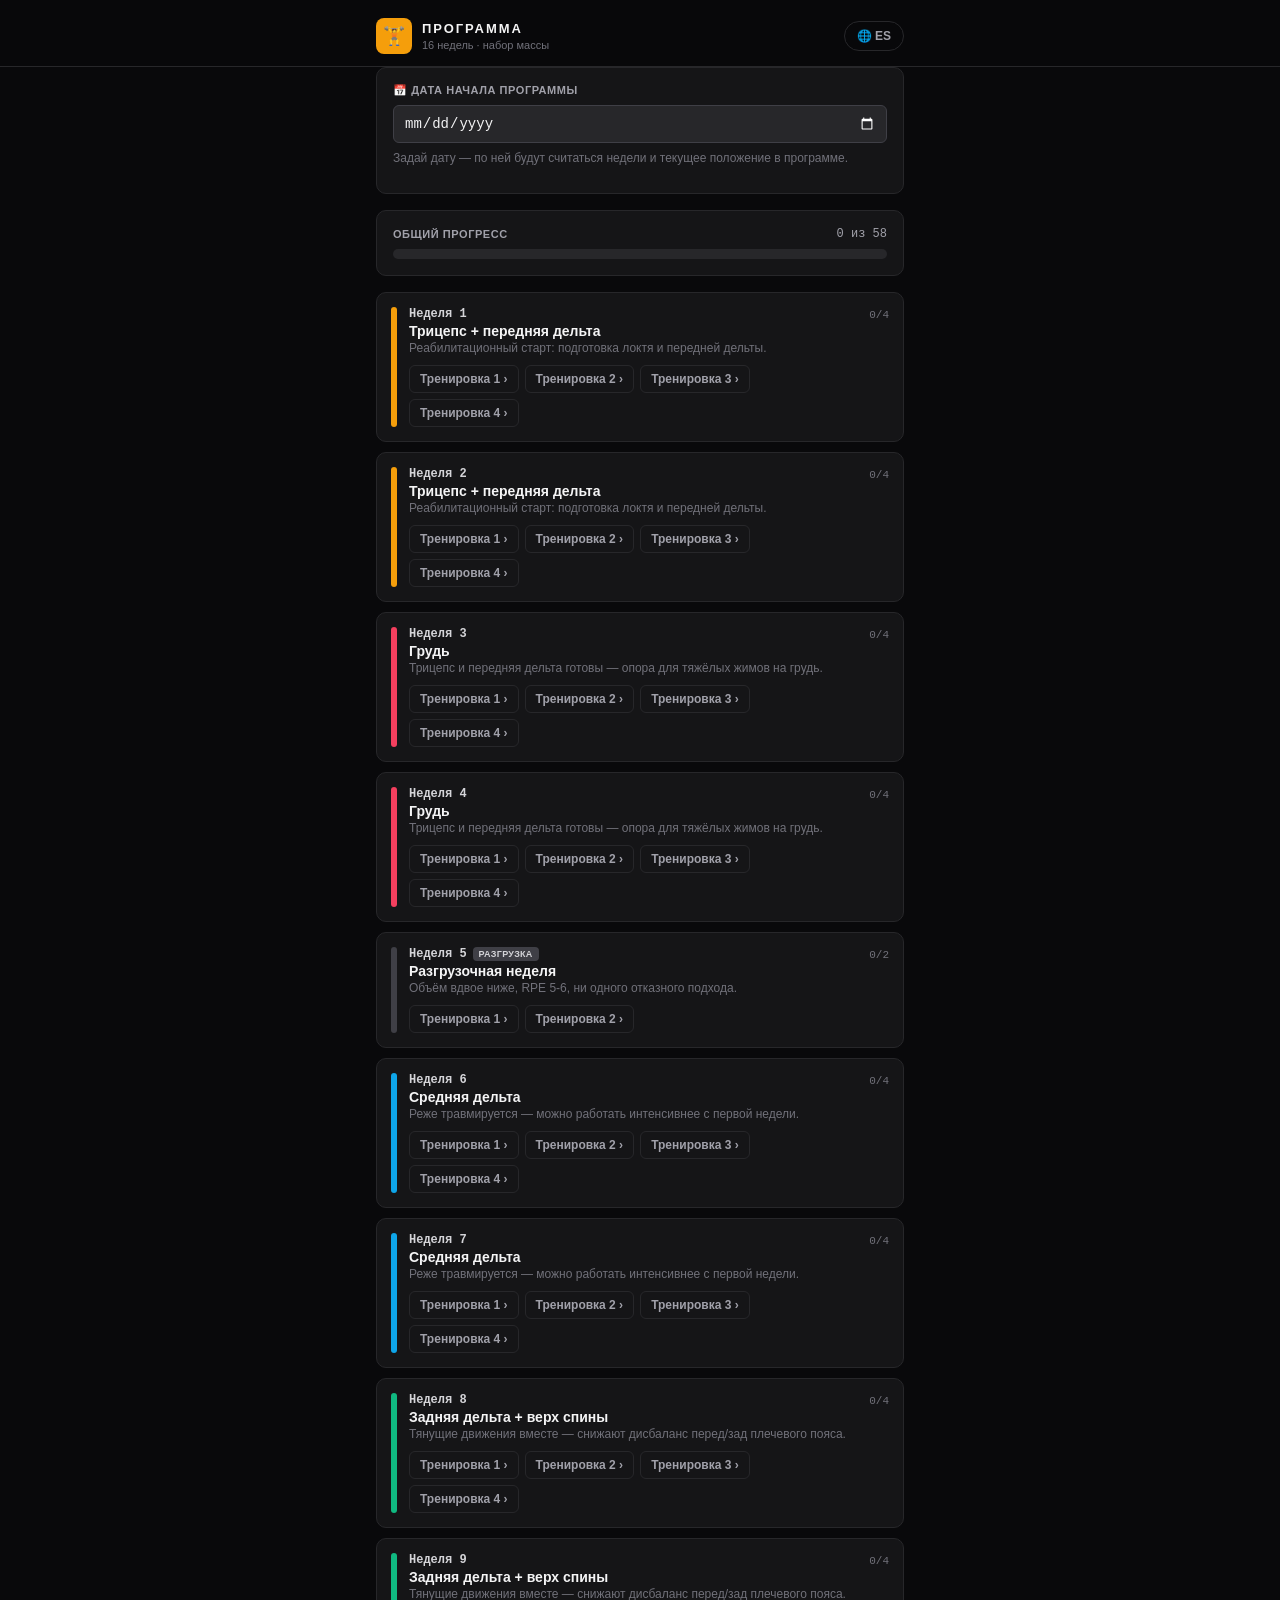
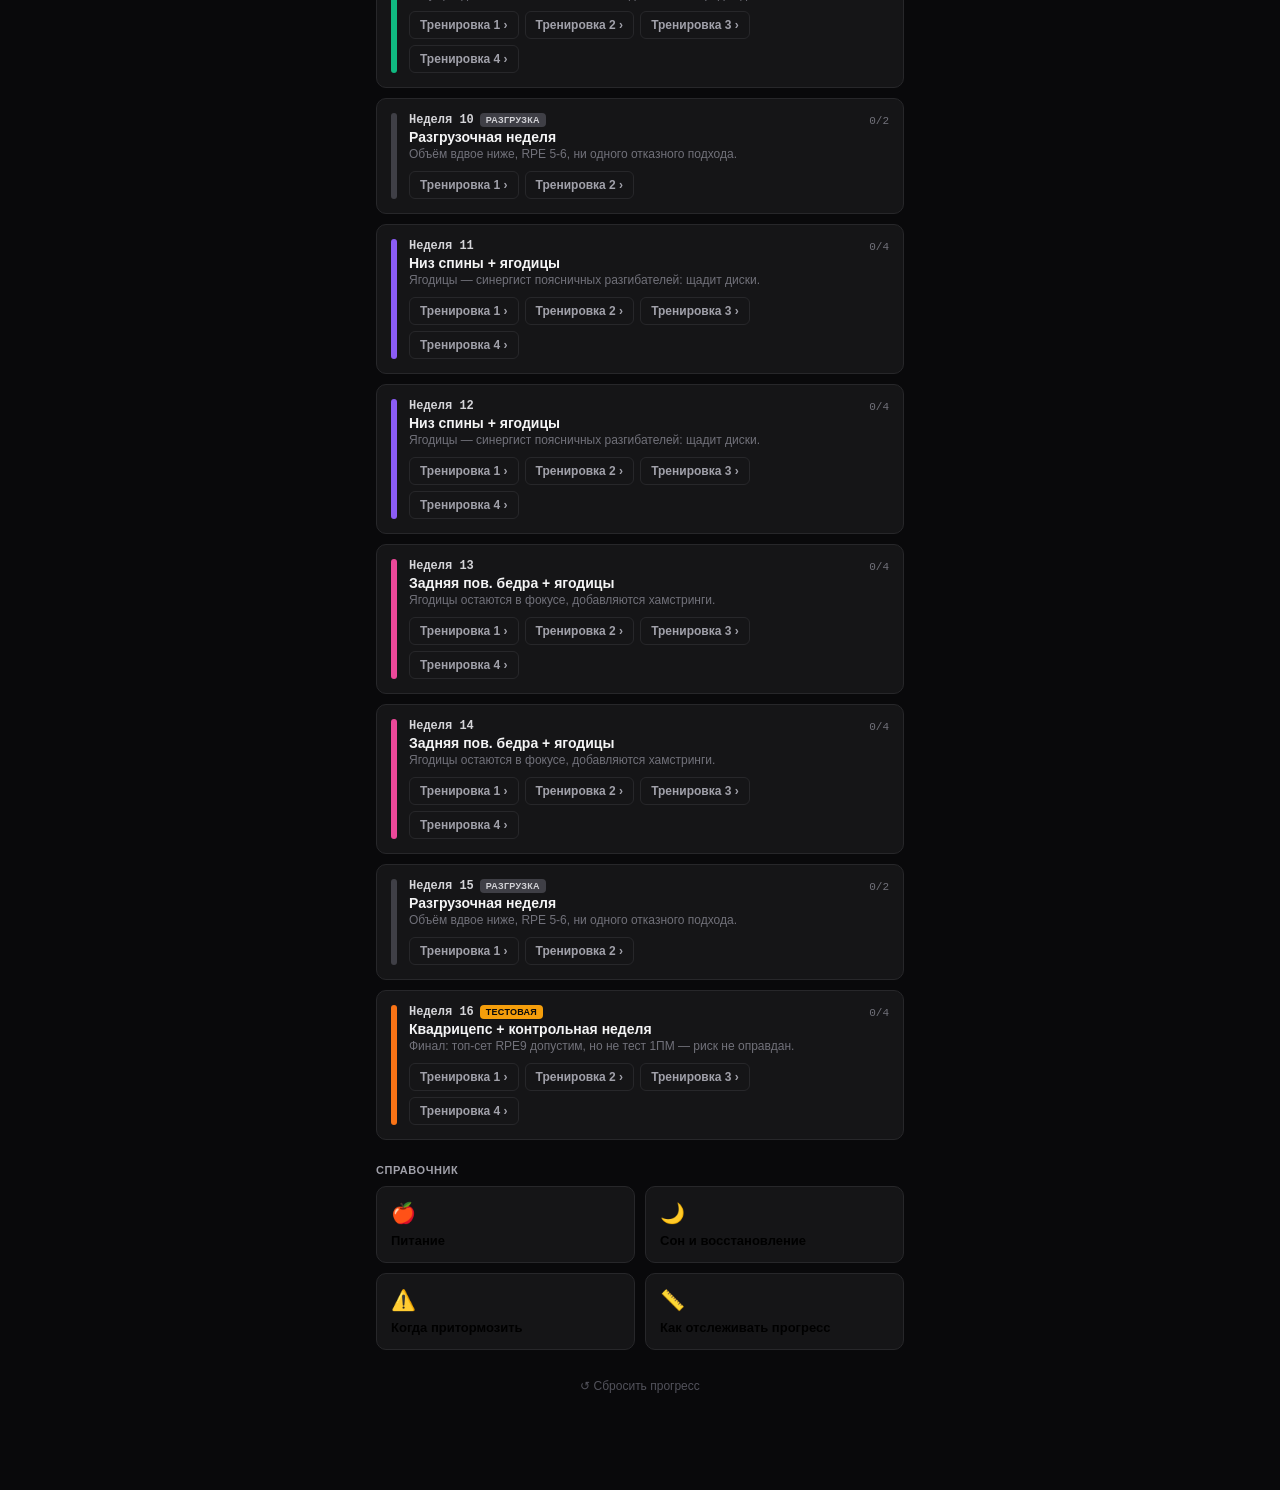
<file: index.html>
<!DOCTYPE html>
<html lang="ru">
<head>
<meta charset="UTF-8">
<meta name="viewport" content="width=device-width, initial-scale=1.0, maximum-scale=1.0, user-scalable=no, viewport-fit=cover">
<title>Программа · Programa</title>
<style>
  :root{
    --bg:#09090b; --card:#18181bcc; --card-solid:#18181b; --border:#27272a; --border-hover:#52525b;
    --amber:#f59e0b; --amber-bg:#f59e0b1a; --emerald:#10b981; --emerald-bg:#10b9811a;
    --rose:#f43f5e; --rose-bg:#f43f5e1a; --sky:#0ea5e9; --violet:#8b5cf6; --pink:#ec4899; --orange:#f97316; --gray:#3f3f46;
    --text:#f4f4f5; --muted:#a1a1aa; --muted2:#71717a; --dim:#52525b;
  }
  *{box-sizing:border-box; -webkit-tap-highlight-color:transparent;}
  html,body{margin:0; width:100%; max-width:100%; overflow-x:hidden; overscroll-behavior-x:none;}
  body{background:var(--bg); color:var(--text); font-family:-apple-system,BlinkMacSystemFont,"Segoe UI",Roboto,Helvetica,Arial,sans-serif;}
  .wrap{max-width:560px; margin:0 auto; padding:0 16px 96px;}
  .mono{font-family:ui-monospace,SFMono-Regular,Menlo,Consolas,monospace;}
  header.top{position:sticky; top:0; z-index:20; background:#09090bf2; backdrop-filter:blur(8px); border-bottom:1px solid var(--border);}
  header.top .row{max-width:560px; margin:0 auto; padding:18px 16px 12px; display:flex; align-items:center; justify-content:space-between;}
  .brand{display:flex; align-items:center; gap:10px;}
  .brand .icon, .backbtn{width:36px; height:36px; border-radius:8px; display:flex; align-items:center; justify-content:center; flex-shrink:0; font-size:18px;}
  .brand .icon{background:var(--amber); color:#09090b;}
  .backbtn{background:var(--gray); color:var(--text); border:none; cursor:pointer;}
  .brand h1{font-size:13px; font-weight:900; letter-spacing:.15em; margin:0; line-height:1;}
  .brand p{font-size:11px; color:var(--muted2); margin:4px 0 0;}
  .langbtn{display:flex; align-items:center; gap:6px; padding:7px 12px; border-radius:999px; border:1px solid var(--border); background:transparent; color:var(--muted); font-size:12px; font-weight:700; cursor:pointer;}
  .langbtn:hover{border-color:var(--amber); color:var(--amber);}
  .card{border-radius:10px; border:1px solid var(--border); background:var(--card); padding:16px; margin-bottom:16px;}
  .card label.hdr{display:flex; align-items:center; gap:6px; font-size:11px; text-transform:uppercase; letter-spacing:.05em; color:var(--muted); font-weight:700; margin-bottom:4px;}
  input[type=date], input[type=number], input[type=text]{
    width:100%; background:#27272a; border:1px solid #3f3f46; border-radius:6px; padding:9px 10px; font-size:14px; color:var(--text); margin-top:4px;
  }
  input[type=date]{color-scheme:dark;}
  input:focus{outline:none; border-color:var(--amber);}
  .hint{font-size:12px; color:var(--muted2); margin-top:8px;}
  .status-line{font-size:12px; margin-top:8px;}
  .status-amber{color:var(--amber);} .status-emerald{color:var(--emerald);} .status-muted{color:var(--muted2);}
  .progress-top{display:flex; align-items:center; justify-content:space-between; margin-bottom:8px;}
  .progress-top span:first-child{font-size:11px; text-transform:uppercase; letter-spacing:.05em; color:var(--muted); font-weight:700;}
  .progress-top span:last-child{font-size:12px; color:var(--muted); font-family:ui-monospace,monospace;}
  .bar-bg{width:100%; height:10px; border-radius:999px; background:#27272a; overflow:hidden;}
  .bar-fill{height:100%; background:var(--amber); border-radius:999px; transition:width .3s;}
  .weeks{display:flex; flex-direction:column; gap:10px; margin-bottom:24px;}
  .week-card{border-radius:10px; border:1px solid var(--border); background:var(--card); padding:14px; display:flex; gap:12px;}
  .week-card.current{border-color:var(--amber); background:var(--amber-bg);}
  .week-bar{width:6px; border-radius:999px; flex-shrink:0; align-self:stretch;}
  .week-body{flex:1; min-width:0;}
  .week-tags{display:flex; align-items:center; gap:6px; flex-wrap:wrap; margin-bottom:2px;}
  .tag{font-size:9px; font-weight:800; text-transform:uppercase; letter-spacing:.03em; border-radius:4px; padding:2px 6px;}
  .tag-amber{background:var(--amber); color:#09090b;}
  .tag-gray{background:var(--gray); color:#d4d4d8;}
  .week-num{font-size:12px; font-weight:800; color:#d4d4d8; font-family:ui-monospace,monospace;}
  .week-range{font-size:11px; color:var(--muted2); font-family:ui-monospace,monospace;}
  .week-title{font-size:14px; font-weight:800; margin-top:2px;}
  .week-focus{font-size:12px; color:var(--muted2); margin-top:2px;}
  .sess-row{display:flex; gap:6px; flex-wrap:wrap; margin-top:10px;}
  .sess-btn{display:flex; align-items:center; gap:5px; padding:6px 10px; border-radius:6px; font-size:12px; font-weight:700; border:1px solid var(--border); background:transparent; color:var(--muted); cursor:pointer;}
  .sess-btn.done{background:var(--emerald); border-color:var(--emerald); color:#09090b;}
  .sess-btn:hover{border-color:var(--border-hover);}
  .week-count{font-size:11px; color:var(--muted2); font-family:ui-monospace,monospace; align-self:flex-start; margin-top:2px;}
  .info-title{font-size:11px; text-transform:uppercase; letter-spacing:.05em; color:var(--muted); font-weight:700; margin:0 0 10px;}
  .info-grid{display:grid; grid-template-columns:1fr 1fr; gap:10px; margin-bottom:28px;}
  .info-card{border-radius:10px; border:1px solid var(--border); background:var(--card); padding:14px; text-align:left; cursor:pointer; display:flex; flex-direction:column; gap:8px;}
  .info-card:hover{border-color:var(--border-hover);}
  .info-card .emoji{font-size:20px;}
  .info-card .lbl{font-size:13px; font-weight:800;}
  .reset-wrap{display:flex; justify-content:center;}
  .reset-link{display:flex; align-items:center; gap:6px; background:none; border:none; color:var(--dim); font-size:12px; cursor:pointer;}
  .reset-link:hover{color:var(--rose);}
  .reset-confirm{border-radius:10px; border:1px solid #f43f5e4d; background:var(--rose-bg); padding:12px; text-align:center;}
  .reset-confirm p{font-size:12px; color:#fda4af; margin:0 0 8px;}
  .reset-confirm .btns{display:flex; gap:8px; justify-content:center;}
  .btn-danger{font-size:12px; font-weight:700; background:var(--rose); color:#09090b; border:none; border-radius:6px; padding:7px 12px; cursor:pointer;}
  .btn-ghost{font-size:12px; font-weight:700; background:none; border:1px solid var(--border); color:#d4d4d8; border-radius:6px; padding:7px 12px; cursor:pointer;}

  /* session view */
  .sess-crumb{display:flex; gap:8px; font-size:12px; color:var(--muted2); font-family:ui-monospace,monospace; margin:8px 0 4px;}
  .sess-heading{font-size:20px; font-weight:900; margin:0 0 12px;}
  .complete-btn{width:100%; display:flex; align-items:center; justify-content:center; gap:8px; border-radius:10px; padding:11px; margin-bottom:16px; font-size:14px; font-weight:800; border:1px solid var(--border); background:transparent; color:#d4d4d8; cursor:pointer;}
  .complete-btn.done{background:var(--emerald); border-color:var(--emerald); color:#09090b;}
  .warmup-note{font-size:12px; color:var(--muted2); line-height:1.5; margin-bottom:16px;}
  .ex-list{display:flex; flex-direction:column; gap:8px; margin-bottom:20px;}
  .ex-card{border-radius:10px; border:1px solid var(--border); background:#18181b80; padding:12px; display:flex; gap:10px; align-items:flex-start;}
  .ex-card.done{border-color:#059669aa; background:var(--emerald-bg);}
  .ex-check{width:24px; height:24px; border-radius:6px; border:2px solid #52525b; background:transparent; flex-shrink:0; margin-top:2px; cursor:pointer; display:flex; align-items:center; justify-content:center; color:#09090b; font-weight:900; font-size:13px;}
  .ex-check.done{background:var(--emerald); border-color:var(--emerald);}
  .ex-body{flex:1; min-width:0;}
  .ex-name-row{display:flex; align-items:center; gap:8px; flex-wrap:wrap;}
  .ex-name{font-weight:700; font-size:13.5px;}
  .ex-type{font-size:9px; font-weight:800; text-transform:uppercase; letter-spacing:.03em; border-radius:4px; padding:2px 6px; flex-shrink:0;}
  .ex-type.priority{background:var(--amber); color:#09090b;}
  .ex-type.support{background:var(--gray); color:#d4d4d8;}
  .ex-meta{font-size:11.5px; color:var(--muted2); margin-top:3px; font-family:ui-monospace,monospace;}
  .rest-timer{display:inline-flex; align-items:center; justify-content:center; gap:6px; margin-top:7px; padding:6px 9px; min-width:86px; border:1px solid var(--border); border-radius:7px; background:#27272a; color:var(--muted); font-family:ui-monospace,monospace; font-size:12px; font-weight:800; cursor:pointer; -webkit-user-select:none; user-select:none; touch-action:manipulation;}
  .rest-timer:hover{border-color:var(--amber); color:var(--amber);}
  .rest-timer.running{border-color:var(--amber); background:var(--amber-bg); color:var(--amber);}
  .rest-timer.finished{border-color:var(--emerald); background:var(--emerald-bg); color:var(--emerald);}
  .ex-note{font-size:11.5px; color:var(--muted2); font-style:italic; margin-top:4px;}
  .ex-inputs{display:grid; grid-template-columns:1fr 1fr 1fr; gap:6px; margin-top:8px;}
  .ex-inputs input{padding:6px 8px; font-size:12px; margin-top:0;}
  .elbow-block{margin-bottom:14px;}
  .elbow-block label{font-size:12px; color:var(--muted); font-weight:700;}
  input[type=range]{width:100%; margin-top:6px; accent-color:var(--amber);}
  .elbow-val{text-align:center; font-family:ui-monospace,monospace; font-weight:800; color:var(--amber); font-size:14px; margin-top:2px;}
  .stop-note{font-size:12px; color:#fb7185cc; line-height:1.5; margin-bottom:16px;}
  .session-actions{display:flex; align-items:stretch; gap:8px; margin-top:10px;}
  .session-actions .count{font-size:12px; color:var(--muted2); font-family:ui-monospace,monospace; align-self:center; margin-right:auto;}
  .share-btn,.complete-btn{font-weight:800; font-size:13px; border:none; border-radius:10px; padding:12px 14px; cursor:pointer; touch-action:manipulation;}
  .share-btn{background:#27272a; color:var(--text); border:1px solid var(--border);}
  .share-btn:hover{border-color:var(--amber); color:var(--amber);}
  .complete-btn{margin:0;}

  /* info view */
  .info-head{display:flex; align-items:center; gap:10px; margin:8px 0 16px;}
  .info-head .emoji{font-size:26px;}
  .info-head h2{font-size:20px; font-weight:900; margin:0;}
  .block-heading{font-size:13px; font-weight:900; text-transform:uppercase; letter-spacing:.04em; color:var(--amber); margin:18px 0 8px;}
  .block-heading:first-child{margin-top:0;}
  .block-p{font-size:14px; color:#d4d4d8; line-height:1.6; margin:0 0 10px;}
  ul.block-bullets{list-style:none; margin:0 0 10px; padding:0; display:flex; flex-direction:column; gap:8px;}
  ul.block-bullets li{font-size:14px; color:#d4d4d8; line-height:1.6; display:flex; gap:8px;}
  ul.block-bullets li .dash{color:var(--amber); flex-shrink:0;}
</style>
</head>
<body>
<header class="top"><div class="row" id="headerRow"></div></header>
<main class="wrap" id="app"></main>

<script>
// ---------------------------------------------------------------------------
// UI copy
// ---------------------------------------------------------------------------
const UI = {
  ru: {
    appTitle:"ПРОГРАММА", appSub:"16 недель · набор массы",
    startDateLabel:"Дата начала программы",
    startDateHint:"Задай дату — по ней будут считаться недели и текущее положение в программе.",
    notStartedYet:"Программа ещё не началась", finished:"Программа завершена",
    week:"Неделя", session:"Тренировка", deloadTag:"Разгрузка", testTag:"Тестовая",
    overallProgress:"Общий прогресс", of:"из",
    reset:"Сбросить прогресс", resetConfirm:"Точно сбросить весь прогресс и все записи? Это нельзя отменить.",
    yes:"Да, сбросить", cancel:"Отмена",
    current:"текущая",
    infoTitle:"Справочник",
    priority:"Приоритет", support:"Поддержка",
    colTempo:"Темп", colRest:"Отдых",
    weightUsed:"Вес, кг", repsDone:"Повторы", rpeActual:"RPE факт",
    complete:"Тренировка выполнена", markComplete:"Отметить как выполненную",
    elbowPain:"Боль в локте (0-10)",
    saveLog:"Сохранить запись", savedLog:"Сохранено ✓",
    shareWorkout:"Поделиться",
    warmupNote:"Разминка 5-7 мин + суставная разминка. В фазах с трицепсом/дельтами/грудью — обязательно лёгкие резиновые разгибания локтя.",
    stopNote:"Острая боль в локте — снизь вес на 30% и сократи амплитуду в этот же день.",
    exercisesOf:"упражнений отмечено",
    restStart:"Начать отдых", restRunning:"Отдых", restDone:"Отдых завершён",
    notificationTitle:"Время отдыха вышло", notificationBody:"Можно начинать следующий подход."
  },
  es: {
    appTitle:"PROGRAMA", appSub:"16 semanas · ganancia muscular",
    startDateLabel:"Fecha de inicio del programa",
    startDateHint:"Define una fecha — con ella se calculan las semanas y en qué punto estás del programa.",
    notStartedYet:"El programa aún no ha comenzado", finished:"Programa terminado",
    week:"Semana", session:"Entreno", deloadTag:"Descarga", testTag:"Prueba",
    overallProgress:"Progreso general", of:"de",
    reset:"Reiniciar progreso", resetConfirm:"¿Seguro que quieres borrar todo el progreso y los registros? No se puede deshacer.",
    yes:"Sí, reiniciar", cancel:"Cancelar",
    current:"actual",
    infoTitle:"Referencia",
    priority:"Prioridad", support:"Mantenimiento",
    colTempo:"Tempo", colRest:"Descanso",
    weightUsed:"Peso, kg", repsDone:"Reps", rpeActual:"RPE real",
    complete:"Entreno completado", markComplete:"Marcar como completado",
    elbowPain:"Dolor de codo (0-10)",
    saveLog:"Guardar registro", savedLog:"Guardado ✓",
    shareWorkout:"Compartir",
    warmupNote:"Calentamiento 5-7 min + movilidad articular. En fases con tríceps/deltoides/pecho: extensiones de codo con banda ligera obligatorias.",
    stopNote:"Dolor agudo en el codo — reduce el peso un 30% y acorta el rango ese mismo día.",
    exercisesOf:"ejercicios marcados",
    restStart:"Iniciar descanso", restRunning:"Descanso", restDone:"Descanso terminado",
    notificationTitle:"Fin del descanso", notificationBody:"Ya puedes empezar la siguiente serie."
  },
};
const MONTHS = {
  ru:["янв","фев","мар","апр","май","июн","июл","авг","сен","окт","ноя","дек"],
  es:["ene","feb","mar","abr","may","jun","jul","ago","sep","oct","nov","dic"],
};
const fmtDate = (d,l) => `${d.getDate()} ${MONTHS[l][d.getMonth()]}`;

// ---------------------------------------------------------------------------
// Exercise data
// ---------------------------------------------------------------------------
const row = (exRu,exEs,type,setsReps,tempo,rpe,rest,noteRu="",noteEs="") => ({
  ex:{ru:exRu,es:exEs}, type, setsReps, tempo, rpe, rest, note:{ru:noteRu,es:noteEs}
});

const PHASES = [
  { title:{ru:"Трицепс + передняя дельта",es:"Tríceps + deltoide anterior"},
    focus:{ru:"Реабилитационный старт: подготовка локтя и передней дельты.",es:"Inicio de rehabilitación: preparación del codo y deltoide anterior."},
    templates:{
      A:[
        row("Разгибание рук на верхнем блоке (канат, обратный хват)","Extensión de tríceps en polea alta (cuerda, agarre supino)","priority","4×12-15","3-1-1-0","6→7","60-75","Медленный негатив, без боли в локте","Negativa lenta, sin dolor en el codo"),
        row("Жим гантелей сидя, укороченная амплитуда","Press de hombros con mancuernas sentado, amplitud reducida","priority","3×12","2-0-2-0","6→7","90","Акцент на переднюю дельту","Énfasis en deltoide anterior"),
        row("Концентрированное разгибание трицепса одной рукой","Extensión de tríceps concentrada a una mano","priority","3×15","2-1-2-0","6→7","60","Лёгкий вес, чистая техника","Peso ligero, técnica limpia"),
        row("Жим гантелей на наклонной 30°","Press de banca con mancuernas en inclinado 30°","support","2×10","2-0-1","7","90","Грудь","Pecho"),
        row("Тяга горизонтального блока","Remo horizontal en polea","support","2×12","2-0-1","7","75","Спина","Espalda"),
        row("Приседания со штангой","Sentadilla con barra","support","2×10","2-0-1","7","120","Ноги","Piernas"),
        row("Сгибания ног лёжа","Curl femoral tumbado","support","2×12","2-0-1","7","60","Задняя пов. бедра","Isquiotibiales"),
        row("Планка / роллаут","Plancha / rueda abdominal","support","2×40-60s","—","6","45","Кор","Core"),
      ],
      B:[
        row("Жим штанги узким хватом, лёгкий-средний вес","Press banca agarre cerrado, peso ligero-medio","priority","4×10","3-0-1-0","6→7","90","Локти прижаты, без щелчков","Codos pegados, sin chasquidos"),
        row("Подъём гантелей перед собой","Elevación frontal con mancuernas","priority","3×15","2-0-2","6→7","60","Передняя дельта","Deltoide anterior"),
        row("Изометрическое удержание в разгибании (блок)","Isometría en extensión de tríceps (polea)","priority","3×20-30s","—","6","45","Терапия сухожилия","Terapia del tendón"),
        row("Тяга штанги в наклоне","Remo con barra inclinado","support","2×10","2-0-1","7","90","Спина","Espalda"),
        row("Жим гантелей сидя, полная амплитуда","Press de hombros con mancuernas, amplitud completa","support","2×10","2-0-1","7","90","Плечи общий","Hombros general"),
        row("Жим ногами","Prensa de piernas","support","2×12","2-0-1","7","90","Ноги","Piernas"),
        row("Румынская становая тяга","Peso muerto rumano","support","2×10","2-0-1","7","90","Задняя цепь","Cadena posterior"),
        row("Скручивания на блоке","Crunch en polea","support","2×15","—","7","45","Кор","Core"),
      ],
    }},
  { title:{ru:"Грудь",es:"Pecho"},
    focus:{ru:"Трицепс и передняя дельта готовы — опора для тяжёлых жимов на грудь.",es:"El tríceps y el deltoide anterior están listos: base para presses pesados."},
    templates:{
      A:[
        row("Жим штанги лёжа","Press de banca con barra","priority","4×8-10","2-0-1-0","7→8","120","Не до отказа","Sin llegar al fallo"),
        row("Жим гантелей на наклонной 30°","Press de banca con mancuernas en inclinado 30°","priority","3×10-12","2-0-1","7→8","90"),
        row("Сведения в кроссовере (снизу вверх)","Aperturas en polea cruzada (de abajo a arriba)","priority","3×12-15","2-1-1","7→8","60","Растяжка в нижней точке","Estiramiento en el punto bajo"),
        row("Разгибание на блоке (трицепс)","Extensión de tríceps en polea","support","2×12","2-0-1","7","60"),
        row("Тяга верхнего блока широким хватом","Jalón al pecho agarre ancho","support","2×10","2-0-1","7","90"),
        row("Приседания со штангой","Sentadilla con barra","support","2×10","2-0-1","7","120"),
        row("Махи гантелями в стороны","Elevaciones laterales con mancuernas","support","2×15","2-0-1","6","45","Лёгкий вес — превью фазы II","Peso ligero — anticipo de la fase II"),
      ],
      B:[
        row("Жим гантелей лёжа горизонтально","Press de banca plano con mancuernas","priority","4×10","2-0-1","7→8","120"),
        row("Отжимания на брусьях с отягощением","Fondos en paralelas con lastre","priority","3×8-10","2-0-1","7→8","90","Без боли в локте","Sin dolor en el codo"),
        row("Пуловер с гантелью","Pullover con mancuerna","priority","3×12","2-0-2","7","60"),
        row("Французский жим (канат, лёгкий)","Press francés (cuerda, ligero)","support","2×12","2-0-1","7","60"),
        row("Тяга гантели в наклоне одной рукой","Remo con mancuerna a una mano","support","2×10","2-0-1","7","75"),
        row("Выпады с гантелями","Zancadas con mancuernas","support","2×10/нога","2-0-1","7","90"),
        row("Подъём гантелей перед собой","Elevación frontal con mancuernas","support","2×15","2-0-1","6","45"),
      ],
    }},
  { title:{ru:"Средняя дельта",es:"Deltoide medio"},
    focus:{ru:"Реже травмируется — можно работать интенсивнее с первой недели.",es:"Se lesiona menos — se puede trabajar más intenso desde la primera semana."},
    templates:{
      A:[
        row("Махи гантелями в стороны","Elevaciones laterales con mancuernas","priority","4×15","2-0-1","7→8","60","Строгая техника, без читинга","Técnica estricta, sin trampa"),
        row("Махи в кроссовере (нижний блок)","Elevaciones laterales en polea baja","priority","3×15","2-0-1","7→8","60"),
        row("Жим гантелей сидя нейтральным хватом","Press de hombros con mancuernas agarre neutro","priority","3×10","2-0-1","7→8","90"),
        row("Жим штанги лёжа","Press de banca con barra","support","2×8","2-0-1","7","120"),
        row("Тяга горизонтального блока","Remo horizontal en polea","support","2×10","2-0-1","7","90"),
        row("Приседания со штангой","Sentadilla con barra","support","2×10","2-0-1","7","120"),
        row("Разгибание трицепса на блоке","Extensión de tríceps en polea","support","2×12","2-0-1","7","60"),
      ],
      B:[
        row("Жим Арнольда","Press Arnold","priority","4×10","2-0-1","7→8","90"),
        row("Махи в наклоне на блоке (средняя дельта)","Elevaciones inclinadas en polea (deltoide medio)","priority","3×15","2-0-1","7→8","60"),
        row("Махи одной рукой у стойки блока","Elevación lateral a una mano en polea","priority","3×15/рука","2-0-1","7","60"),
        row("Жим гантелей на наклонной","Press de banca con mancuernas inclinado","support","2×10","2-0-1","7","90"),
        row("Тяга штанги в наклоне","Remo con barra inclinado","support","2×10","2-0-1","7","90"),
        row("Румынская становая тяга","Peso muerto rumano","support","2×10","2-0-1","7","90"),
        row("Сгибания ног лёжа","Curl femoral tumbado","support","2×12","2-0-1","7","60"),
      ],
    }},
  { title:{ru:"Задняя дельта + верх спины",es:"Deltoide posterior + espalda alta"},
    focus:{ru:"Тянущие движения вместе — снижают дисбаланс перед/зад плечевого пояса.",es:"Tracciones combinadas — reducen el desequilibrio anterior/posterior del hombro."},
    templates:{
      A:[
        row("Тяга штанги в наклоне","Remo con barra inclinado","priority","4×8-10","2-0-1","7→8","120"),
        row("Обратные разведения в наклоне (face-pull вариант)","Aperturas invertidas inclinado (variante face-pull)","priority","3×15","2-0-1","7→8","60"),
        row("Тяга верхнего блока широким хватом","Jalón al pecho agarre ancho","priority","3×10","2-0-1","7→8","90"),
        row("Жим штанги лёжа","Press de banca con barra","support","2×8","2-0-1","7","120"),
        row("Приседания со штангой","Sentadilla con barra","support","2×10","2-0-1","7","120"),
        row("Махи гантелями в стороны","Elevaciones laterales con mancuernas","support","2×12","2-0-1","7","60"),
        row("Разгибание трицепса на блоке","Extensión de tríceps en polea","support","2×12","2-0-1","7","60"),
      ],
      B:[
        row("Тяга гантели одной рукой в наклоне","Remo con mancuerna a una mano inclinado","priority","4×10","2-0-1","7→8","90"),
        row("Face pull на канате","Face pull con cuerda","priority","4×15","2-0-1","7→8","60","Локти высоко","Codos arriba"),
        row("Обратные разведения в тренажёре","Aperturas invertidas en máquina","priority","3×15","2-0-1","7","60"),
        row("Жим гантелей на наклонной","Press de banca con mancuernas inclinado","support","2×10","2-0-1","7","90"),
        row("Выпады с гантелями","Zancadas con mancuernas","support","2×10/нога","2-0-1","7","90"),
        row("Сгибания ног лёжа","Curl femoral tumbado","support","2×12","2-0-1","7","60"),
        row("Подъём гантелей перед собой","Elevación frontal con mancuernas","support","2×12","2-0-1","7","45"),
      ],
    }},
  { title:{ru:"Низ спины + ягодицы",es:"Espalda baja + glúteos"},
    focus:{ru:"Ягодицы — синергист поясничных разгибателей: щадит диски.",es:"Los glúteos son sinérgicos de los extensores lumbares: protegen los discos."},
    templates:{
      A:[
        row("Гиперэкстензии с отягощением","Hiperextensiones con lastre","priority","4×12","2-0-1","7→8","75"),
        row("Ягодичный мостик со штангой","Hip thrust con barra","priority","4×10","2-0-1","7→8","90"),
        row("Тяга блока к поясу узким хватом","Remo en polea baja agarre cerrado","priority","3×10","2-0-1","7","90"),
        row("Жим штанги лёжа","Press de banca con barra","support","2×8","2-0-1","7","120"),
        row("Тяга верхнего блока широким хватом","Jalón al pecho agarre ancho","support","2×10","2-0-1","7","90"),
        row("Жим гантелей сидя","Press de hombros con mancuernas","support","2×10","2-0-1","7","90"),
        row("Сгибания ног лёжа","Curl femoral tumbado","support","2×12","2-0-1","7","60"),
      ],
      B:[
        row("Гуд-морнинг (лёгкий-средний вес)","Buenos días (peso ligero-medio)","priority","3×10","2-0-1","6→7","90","Строгий контроль поясницы","Control estricto de la zona lumbar"),
        row("Румынская становая тяга","Peso muerto rumano","priority","4×8-10","2-0-1","7→8","120"),
        row("Отведение ноги в кроссовере","Abducción de cadera en polea","priority","3×15/сторону","2-0-1","7","45"),
        row("Жим гантелей на наклонной","Press de banca con mancuernas inclinado","support","2×10","2-0-1","7","90"),
        row("Тяга гантели в наклоне","Remo con mancuerna inclinado","support","2×10","2-0-1","7","75"),
        row("Приседания со штангой","Sentadilla con barra","support","2×10","2-0-1","7","120"),
        row("Разгибание трицепса на блоке","Extensión de tríceps en polea","support","2×12","2-0-1","7","60"),
      ],
    }},
  { title:{ru:"Задняя пов. бедра + ягодицы",es:"Isquiotibiales + glúteos"},
    focus:{ru:"Ягодицы остаются в фокусе, добавляются хамстринги.",es:"Los glúteos siguen en foco, se añaden los isquiotibiales."},
    templates:{
      A:[
        row("Румынская становая тяга","Peso muerto rumano","priority","4×8-10","2-0-1","7→8","120"),
        row("Сгибания ног лёжа","Curl femoral tumbado","priority","4×12","2-0-1","7→8","75"),
        row("Ягодичный мостик со штангой","Hip thrust con barra","priority","3×10","2-0-1","7","90"),
        row("Жим штанги лёжа","Press de banca con barra","support","2×8","2-0-1","7","120"),
        row("Тяга горизонтального блока","Remo horizontal en polea","support","2×10","2-0-1","7","90"),
        row("Махи гантелями в стороны","Elevaciones laterales con mancuernas","support","2×12","2-0-1","7","60"),
        row("Разгибание трицепса на блоке","Extensión de tríceps en polea","support","2×12","2-0-1","7","60"),
      ],
      B:[
        row("Становая на прямых ногах с гантелями","Peso muerto piernas rígidas con mancuernas","priority","4×10","2-0-1","7→8","100"),
        row("Сгибания ног сидя","Curl femoral sentado","priority","3×12","2-0-1","7","75"),
        row("Выпады назад (акцент на заднюю цепь)","Zancada atrás (énfasis cadena posterior)","priority","3×10/нога","2-0-1","7","90"),
        row("Жим гантелей на наклонной","Press de banca con mancuernas inclinado","support","2×10","2-0-1","7","90"),
        row("Тяга штанги в наклоне","Remo con barra inclinado","support","2×10","2-0-1","7","90"),
        row("Жим гантелей сидя","Press de hombros con mancuernas","support","2×10","2-0-1","7","90"),
        row("Скручивания на блоке","Crunch en polea","support","2×15","—","7","45"),
      ],
    }},
  { title:{ru:"Квадрицепс + контрольная неделя",es:"Cuádriceps + semana de control"},
    focus:{ru:"Финал: топ-сет RPE9 допустим, но не тест 1ПМ — риск не оправдан.",es:"Final: una serie tope a RPE9 sí, pero no una prueba de 1RM — el riesgo no vale la pena."},
    templates:{
      A:[
        row("Приседания со штангой","Sentadilla con barra","priority","4×6-8","2-0-1","8 (топ 9)","150","Без попыток на максимум","Sin intentos de máximo"),
        row("Жим ногами","Prensa de piernas","priority","3×12","2-0-1","8","120"),
        row("Разгибания ног","Extensión de cuádriceps","priority","3×15","2-0-1","8","60"),
        row("Жим штанги лёжа","Press de banca con barra","support","2×8","2-0-1","7","120"),
        row("Тяга горизонтального блока","Remo horizontal en polea","support","2×10","2-0-1","7","90"),
        row("Румынская становая тяга","Peso muerto rumano","support","2×10","2-0-1","7","90"),
        row("Махи гантелями в стороны","Elevaciones laterales con mancuernas","support","2×12","2-0-1","7","60"),
      ],
      B:[
        row("Фронтальные приседания или гак-присед","Sentadilla frontal o hack squat","priority","3×8","2-0-1","8","150"),
        row("Выпады с гантелями","Zancadas con mancuernas","priority","3×10/нога","2-0-1","8","90"),
        row("Разгибания ног","Extensión de cuádriceps","priority","3×12","2-0-1","8","60"),
        row("Жим гантелей на наклонной","Press de banca con mancuernas inclinado","support","2×10","2-0-1","7","90"),
        row("Тяга гантели в наклоне","Remo con mancuerna inclinado","support","2×10","2-0-1","7","90"),
        row("Сгибания ног лёжа","Curl femoral tumbado","support","2×12","2-0-1","7","60"),
        row("Face pull на канате","Face pull con cuerda","support","2×15","—","7","45"),
      ],
    }},
];

const DELOAD_ROWS = [
  row("Приседания со штангой","Sentadilla con barra","support","2×10","2-0-1","5-6","120","Лёгкий вес","Peso ligero"),
  row("Жим штанги лёжа","Press de banca con barra","support","2×8","2-0-1","5-6","120"),
  row("Тяга верхнего блока","Jalón al pecho","support","2×10","2-0-1","5-6","90"),
  row("Румынская становая тяга","Peso muerto rumano","support","2×10","2-0-1","5-6","90"),
  row("Резиновые разгибания локтя (терапия)","Extensión de codo con banda elástica (terapia)","priority","2×20","2-0-2","4-5","45","Лёгкая эксцентрика для сухожилия","Excéntrico ligero para el tendón"),
  row("Планка","Plancha","support","2×40s","—","5","45"),
];
const DELOAD_TITLE = {ru:"Разгрузочная неделя",es:"Semana de descarga"};
const DELOAD_FOCUS = {ru:"Объём вдвое ниже, RPE 5-6, ни одного отказного подхода.",es:"Volumen a la mitad, RPE 5-6, ninguna serie al fallo."};

const WEEK_MAP = [
  {phaseIdx:0},{phaseIdx:0},{phaseIdx:1},{phaseIdx:1},{deload:true},
  {phaseIdx:2},{phaseIdx:2},{phaseIdx:3},{phaseIdx:3},{deload:true},
  {phaseIdx:4},{phaseIdx:4},{phaseIdx:5},{phaseIdx:5},{deload:true},
  {phaseIdx:6},
];
const SESSIONS_FOR = (info) => info.deload ? 2 : 4;
const TOTAL_SESSIONS = WEEK_MAP.reduce((a,info)=>a+SESSIONS_FOR(info),0);
const PHASE_COLORS = ["#f59e0b","#f59e0b","#f43f5e","#f43f5e","#3f3f46","#0ea5e9","#0ea5e9","#10b981","#10b981","#3f3f46","#8b5cf6","#8b5cf6","#ec4899","#ec4899","#3f3f46","#f97316"];

function rowsFor(week,day){
  const info = WEEK_MAP[week-1];
  if(info.deload) return DELOAD_ROWS;
  return PHASES[info.phaseIdx].templates[(day===1||day===3)?"A":"B"];
}
function titleFor(week){ const info=WEEK_MAP[week-1]; return info.deload?DELOAD_TITLE:PHASES[info.phaseIdx].title; }
function focusFor(week){ const info=WEEK_MAP[week-1]; return info.deload?DELOAD_FOCUS:PHASES[info.phaseIdx].focus; }

// ---------------------------------------------------------------------------
// Info topics
// ---------------------------------------------------------------------------
const p_=(ru,es,heading=false)=>({type:"p",ru,es,heading});
const b_=(items)=>({type:"bullets",items});
const INFO_TOPICS = [
  { id:"nutrition", emoji:"🍎", title:{ru:"Питание",es:"Nutrición"}, blocks:[
    p_("Калорийность и белок","Calorías y proteína",true),
    p_("Для набора 2-3 кг мышечной массы за 4 месяца достаточно небольшого профицита калорий — примерно 200-350 ккал сверх поддерживающей нормы в день. Больший профицит на этой скорости набора уйдёт в жир, а не в мышцы.","Para ganar 2-3 kg de masa muscular en 4 meses basta un pequeño superávit calórico — unas 200-350 kcal por encima del mantenimiento al día. Un superávit mayor a este ritmo se convierte en grasa, no en músculo."),
    p_("Белок: 100-115 г в день, разбить на 4 приёма примерно по 25-30 г — этого достаточно для продвинутого атлета, больше не даёт дополнительного преимущества.","Proteína: 100-115 g al día, repartidos en 4 tomas de 25-30 g — suficiente para un atleta avanzado; más no aporta beneficio extra."),
    p_("На какие продукты обратить внимание","Alimentos a tener en cuenta",true),
    b_([
      {ru:"Белок: курица, индейка, яйца, рыба (лосось, треска, скумбрия), творог, греческий йогурт, чечевица, нут, тофу",es:"Proteína: pollo, pavo, huevos, pescado (salmón, bacalao, caballa), requesón, yogur griego, lentejas, garbanzos, tofu"},
      {ru:"Углеводы для профицита: овёс, рис, картофель/батат, бананы, цельнозерновой хлеб — вокруг тренировки",es:"Carbohidratos para el superávit: avena, arroz, patata/boniato, plátanos, pan integral — alrededor del entreno"},
      {ru:"Жиры: авокадо, оливковое масло, орехи, жирная рыба — не менее 0.8-1 г/кг веса в день",es:"Grasas: aguacate, aceite de oliva, frutos secos, pescado graso — al menos 0.8-1 g/kg de peso al día"},
      {ru:"Для сухожилия локтя: витамин C (цитрусовые, перец, киви) — участвует в синтезе коллагена; коллаген/желатин + вит. C за 30-60 мин до тренировки — необязательно, но разумно в фазы 1-2",es:"Para el tendón del codo: vitamina C (cítricos, pimiento, kiwi) — interviene en la síntesis de colágeno; colágeno/gelatina + vit. C 30-60 min antes del entreno — opcional pero razonable en fases 1-2"},
      {ru:"Омега-3 (рыба 2-3 раза/нед или добавка) — противовоспалительный эффект",es:"Omega-3 (pescado 2-3 veces/semana o suplemento) — efecto antiinflamatorio"},
    ]),
    p_("Добавки с доказанной пользой (по желанию)","Suplementos con evidencia (opcionales)",true),
    b_([
      {ru:"Креатин моногидрат 3-5 г в день — самая изученная и безопасная добавка для силы и массы",es:"Creatina monohidrato 3-5 g/día — el suplemento más estudiado y seguro para fuerza y masa"},
      {ru:"Витамин D + магний — особенно зимой, поддержка сна и восстановления",es:"Vitamina D + magnesio — especialmente en invierno, apoya el sueño y la recuperación"},
    ]),
  ]},
  { id:"sleep", emoji:"🌙", title:{ru:"Сон и восстановление",es:"Sueño y recuperación"}, blocks:[
    p_("Нерегулярный сон (5-7ч) — главный ограничивающий фактор всей программы, важнее любой детали в тренировках. При хроническом недосыпе синтез мышечного белка снижается, а риск травмы сухожилий и связок растёт.","El sueño irregular (5-7h) es el principal factor limitante de todo el programa, más importante que cualquier detalle del entreno. Con falta crónica de sueño baja la síntesis de proteína muscular y sube el riesgo de lesión en tendones y ligamentos."),
    b_([
      {ru:"Цель — не «идеальные» 8 часов, а стабильность: одно и то же время отхода ко сну ±30 мин, 7 часов минимум после тяжёлых тренировок",es:"El objetivo no son 8h «perfectas», sino la constancia: la misma hora de acostarse ±30 min, mínimo 7h tras entrenos duros"},
      {ru:"Если ночь была короткой (<6ч) — в этот день снизь RPE на 1 пункт по приоритетным упражнениям",es:"Si la noche fue corta (<6h) — ese día baja el RPE en 1 punto en los ejercicios prioritarios"},
      {ru:"Разгрузочные недели (5, 10, 15) — хороший момент подтянуть режим сна",es:"Las semanas de descarga (5, 10, 15) — buen momento para reordenar el sueño"},
      {ru:"Гидратация и лёгкая ходьба/растяжка в дни отдыха ускоряют восстановление",es:"La hidratación y caminar/estirar suave en días de descanso aceleran la recuperación"},
    ]),
  ]},
  { id:"warning", emoji:"⚠️", title:{ru:"Когда притормозить",es:"Cuándo frenar"}, blocks:[
    b_([
      {ru:"Острая/колющая боль в локте (не мышечная усталость) — снизь нагрузку на трицепс на 30-50% в этот же день",es:"Dolor agudo/punzante en el codo (no fatiga muscular normal) — reduce la carga de tríceps un 30-50% ese mismo día"},
      {ru:"Рабочие веса падают 2 тренировки подряд при том же RPE — признак недовосстановления, не повод давить сильнее",es:"Los pesos de trabajo bajan 2 entrenos seguidos con el mismo RPE — señal de recuperación insuficiente, no de forzar más"},
      {ru:"Стабильно плохой сон + раздражительность + пропадает мотивация — триада перетренированности, нужны 3-5 дней разгрузки вне графика",es:"Sueño malo constante + irritabilidad + pérdida de motivación — tríada de sobreentrenamiento, requiere 3-5 días de descarga fuera de calendario"},
      {ru:"Боль в суставе, не проходящая за 48 часов покоя — повод обратиться к специалисту, а не «перетерпеть»",es:"Dolor articular que no mejora en 48h de descanso — motivo para consultar a un especialista, no para «aguantar»"},
    ]),
  ]},
  { id:"tracking", emoji:"📏", title:{ru:"Как отслеживать прогресс",es:"Cómo seguir el progreso"}, blocks:[
    b_([
      {ru:"Раз в 2 недели (в начале каждой фазы) — замеры: грудь, бицепс, бедро, талия, вес тела натощак",es:"Cada 2 semanas (al inicio de cada fase) — medidas: pecho, bíceps, muslo, cintura, peso en ayunas"},
      {ru:"Фото в одинаковом освещении и позе — раз в 4 недели",es:"Fotos con la misma luz y postura — cada 4 semanas"},
      {ru:"Дневник тренировок: рабочий вес, повторы, RPE по приоритетным упражнениям",es:"Diario de entrenamiento: peso de trabajo, repeticiones, RPE en los ejercicios prioritarios"},
      {ru:"Ощущение локтя — заметка 1-10 после тренировок с трицепсом; если тренд ухудшается 2+ недели — сократи объём заранее",es:"Sensación del codo — nota 1-10 tras entrenos con tríceps; si empeora 2+ semanas seguidas, reduce el volumen antes de que llegue el dolor"},
    ]),
  ]},
];

// ---------------------------------------------------------------------------
// State + persistence (localStorage)
// ---------------------------------------------------------------------------
let lang = "ru";
let startDate = "";
let progress = {};
let view = "home"; // home | session | info
let activeWeek = null, activeDay = null, activeInfo = null;
let sessionEntries = [];
let sessionElbow = "";

function loadState(){
  try{
    const s = JSON.parse(localStorage.getItem("ptracker_settings") || "null");
    if(s){ if(s.startDate) startDate = s.startDate; if(s.lang) lang = s.lang; }
  }catch(e){}
  try{
    const p = JSON.parse(localStorage.getItem("ptracker_progress") || "null");
    if(p) progress = p;
  }catch(e){}
}
function saveSettings(){ localStorage.setItem("ptracker_settings", JSON.stringify({startDate, lang})); }
function saveProgress(){ localStorage.setItem("ptracker_progress", JSON.stringify(progress)); }
function logKey(w,d){ return `ptracker_log_w${w}_d${d}`; }
function loadSessionLog(w,d){
  const rows = rowsFor(w,d);
  try{
    const raw = JSON.parse(localStorage.getItem(logKey(w,d)) || "null");
    if(raw && raw.entries){ sessionEntries = raw.entries; sessionElbow = raw.elbowPain||""; return; }
  }catch(e){}
  sessionEntries = rows.map(()=>({done:false,weight:"",reps:"",rpe:""}));
  sessionElbow = "";
}
function saveSessionLog(w,d){
  localStorage.setItem(logKey(w,d), JSON.stringify({entries:sessionEntries, elbowPain:sessionElbow}));
}

function computeWeekInfo(){
  if(!startDate) return {weekRanges:[], currentWeek:null};
  const start = new Date(startDate+"T00:00:00");
  const today = new Date(); today.setHours(0,0,0,0);
  const diffDays = Math.floor((today-start)/86400000);
  const cw = diffDays>=0 ? Math.min(16, Math.floor(diffDays/7)+1) : null;
  const ranges = WEEK_MAP.map((_,i)=>{
    const s = new Date(start); s.setDate(s.getDate()+i*7);
    const e = new Date(s); e.setDate(e.getDate()+6);
    return {start:s,end:e};
  });
  return {weekRanges:ranges, currentWeek:cw};
}

// ---------------------------------------------------------------------------
// Rendering
// ---------------------------------------------------------------------------
function esc(s){ return String(s).replace(/[&<>"']/g, c=>({"&":"&amp;","<":"&lt;",">":"&gt;",'"':"&quot;","'":"&#39;"}[c])); }

function renderHeader(){
  const t = UI[lang];
  const back = view!=="home" ? `<button class="backbtn" id="backBtn">‹</button>` : `<div class="icon">🏋️</div>`;
  document.getElementById("headerRow").innerHTML = `
    <div class="brand">${back}
      <div><h1>${t.appTitle}</h1><p>${t.appSub}</p></div>
    </div>
    <button class="langbtn" id="langBtn">🌐 ${lang==="ru"?"ES":"RU"}</button>
  `;
  const backBtn = document.getElementById("backBtn");
  if(backBtn) backBtn.onclick = ()=>{ view="home"; render(); };
  document.getElementById("langBtn").onclick = ()=>{ lang = lang==="ru"?"es":"ru"; saveSettings(); render(); };
}

function render(){
  renderHeader();
  const app = document.getElementById("app");
  if(view==="home") app.innerHTML = renderHome();
  else if(view==="session") app.innerHTML = renderSession();
  else if(view==="info") app.innerHTML = renderInfo();
  mount();
}

function renderHome(){
  const t = UI[lang];
  const {weekRanges, currentWeek} = computeWeekInfo();
  const completed = Object.values(progress).filter(Boolean).length;
  const pct = Math.round((completed/TOTAL_SESSIONS)*100);

  let statusLine = "";
  if(startDate){
    if(currentWeek===null) statusLine = `<p class="status-line status-muted">${t.notStartedYet}</p>`;
    else if(currentWeek>=16 && weekRanges[15] && new Date()>weekRanges[15].end) statusLine = `<p class="status-line status-emerald">${t.finished}</p>`;
    else statusLine = `<p class="status-line status-amber mono">${t.week} ${currentWeek} / 16</p>`;
  }

  let weeksHtml = "";
  WEEK_MAP.forEach((info,i)=>{
    const weekNum = i+1;
    const isCurrent = currentWeek===weekNum;
    const range = weekRanges[i];
    const sessions = SESSIONS_FOR(info);
    const title = titleFor(weekNum)[lang];
    const focus = focusFor(weekNum)[lang];
    let doneInWeek = 0;
    let sessBtns = "";
    for(let s=1;s<=sessions;s++){
      const done = !!progress[`w${weekNum}-d${s}`];
      if(done) doneInWeek++;
      sessBtns += `<button class="sess-btn ${done?"done":""}" data-week="${weekNum}" data-day="${s}">${done?"✓ ":""}${t.session} ${s} ›</button>`;
    }
    const tags = `
      ${range?`<span class="week-range">${fmtDate(range.start,lang)}–${fmtDate(range.end,lang)}</span>`:""}
      ${isCurrent?`<span class="tag tag-amber">${t.current}</span>`:""}
      ${info.deload?`<span class="tag tag-gray">${t.deloadTag}</span>`:""}
      ${weekNum===16?`<span class="tag tag-amber">${t.testTag}</span>`:""}
    `;
    weeksHtml += `
      <div class="week-card ${isCurrent?"current":""}">
        <div class="week-bar" style="background:${PHASE_COLORS[i%PHASE_COLORS.length]}"></div>
        <div class="week-body">
          <div class="week-tags"><span class="week-num">${t.week} ${weekNum}</span>${tags}</div>
          <div class="week-title">${esc(title)}</div>
          <div class="week-focus">${esc(focus)}</div>
          <div class="sess-row">${sessBtns}</div>
        </div>
        <span class="week-count">${doneInWeek}/${sessions}</span>
      </div>`;
  });

  let infoHtml = "";
  INFO_TOPICS.forEach(topic=>{
    infoHtml += `<button class="info-card" data-info="${topic.id}"><span class="emoji">${topic.emoji}</span><span class="lbl">${esc(topic.title[lang])}</span></button>`;
  });

  return `
    <div class="card">
      <label class="hdr">📅 ${t.startDateLabel}</label>
      <input type="date" id="startDateInput" value="${startDate}">
      ${!startDate?`<p class="hint">${t.startDateHint}</p>`:statusLine}
    </div>
    <div class="card">
      <div class="progress-top"><span>${t.overallProgress}</span><span class="mono">${completed} ${t.of} ${TOTAL_SESSIONS}</span></div>
      <div class="bar-bg"><div class="bar-fill" style="width:${pct}%"></div></div>
    </div>
    <div class="weeks">${weeksHtml}</div>
    <p class="info-title">${t.infoTitle}</p>
    <div class="info-grid">${infoHtml}</div>
    <div class="reset-wrap" id="resetWrap">
      <button class="reset-link" id="resetLink">↺ ${t.reset}</button>
    </div>
  `;
}

const restTimers = {};

function getRestSeconds(rest){
  const nums = String(rest).match(/\d+(?:[.,]\d+)?/g);
  if(!nums || !nums.length) return 0;
  return Math.max(0, Math.floor(parseFloat(nums[0].replace(",", "."))));
}

async function requestNotificationPermission(){
  if(!("Notification" in window)) return false;
  if(Notification.permission === "granted") return true;
  if(Notification.permission === "denied") return false;
  try{return (await Notification.requestPermission()) === "granted";}catch(e){return false;}
}

function sendRestNotification(){
  if("Notification" in window && Notification.permission === "granted") {
    try{new Notification(UI[lang].notificationTitle,{body:UI[lang].notificationBody,tag:"ptracker-rest-finished"});}catch(e){}
  }
}

function clearRestTimer(idx){
  const state=restTimers[idx];
  if(state && state.interval) clearInterval(state.interval);
  delete restTimers[idx];
}

function startRestTimer(idx,seconds){
  if(!seconds) return;
  clearRestTimer(idx);
  const btn=document.querySelector(`.rest-timer[data-idx="${idx}"]`);
  if(!btn) return;
  const state={remaining:seconds,interval:null};
  restTimers[idx]=state;
  btn.classList.add("running"); btn.classList.remove("finished");
  const update=()=>{
    if(!restTimers[idx]) return;
    const m=Math.floor(state.remaining/60), s=state.remaining%60;
    btn.textContent=`⏱ ${m}:${String(s).padStart(2,"0")}`;
  };
  update();
  state.interval=setInterval(()=>{
    state.remaining--;
    if(state.remaining<=0){
      clearRestTimer(idx); btn.classList.remove("running"); btn.classList.add("finished");
      btn.textContent=`✓ ${UI[lang].restDone}`; sendRestNotification(); return;
    }
    update();
  },1000);
}


function saveSessionField(idx,field,value){
  if(!sessionEntries[idx]) sessionEntries[idx]={done:false,weight:"",reps:"",rpe:""};
  sessionEntries[idx][field]=value;
  saveSessionLog(activeWeek,activeDay);
}

function parseSets(value){
  const m=String(value||"").match(/\d+/);
  return m ? m[0] : "";
}

function parsePrescribedReps(value){
  const str=String(value||"");
  const m=str.match(/[×x]\s*([0-9]+(?:-[0-9]+)?)/i);
  return m ? m[1] : "";
}

async function shareWorkoutImage(){
  const t=UI[lang];
  const rows=rowsFor(activeWeek,activeDay);
  const title=titleFor(activeWeek)[lang];
  const W=750, H=1334;
  const canvas=document.createElement("canvas");
  canvas.width=W; canvas.height=H;
  const ctx=canvas.getContext("2d");
  ctx.fillStyle="#09090b"; ctx.fillRect(0,0,W,H);
  const pad=48;
  let y=62;
  ctx.fillStyle="#f59e0b"; ctx.font="800 18px -apple-system,BlinkMacSystemFont,Segoe UI,sans-serif";
  ctx.fillText(t.appTitle || "PROGRAMA",pad,y);
  y+=42;
  ctx.fillStyle="#f4f4f5"; ctx.font="900 30px -apple-system,BlinkMacSystemFont,Segoe UI,sans-serif";
  ctx.fillText(`${t.week} ${activeWeek} · ${t.session} ${activeDay}`,pad,y);
  y+=42;
  ctx.fillStyle="#d4d4d8"; ctx.font="700 21px -apple-system,BlinkMacSystemFont,Segoe UI,sans-serif";
  const titleLines=[];
  const words=String(title).split(/\s+/); let line="";
  words.forEach(word=>{ const test=line?line+" "+word:word; if(ctx.measureText(test).width>W-pad*2 && line){titleLines.push(line); line=word;}else line=test; });
  if(line) titleLines.push(line);
  titleLines.forEach(l=>{ctx.fillText(l,pad,y); y+=29;});
  y+=20;
  ctx.strokeStyle="#27272a"; ctx.lineWidth=2; ctx.beginPath(); ctx.moveTo(pad,y); ctx.lineTo(W-pad,y); ctx.stroke(); y+=34;
  ctx.fillStyle="#a1a1aa"; ctx.font="800 15px -apple-system,BlinkMacSystemFont,Segoe UI,sans-serif";
  ctx.fillText(lang==="es"?"EJERCICIO":"УПРАЖНЕНИЕ",pad,y);
  ctx.fillText(lang==="es"?"PESO":"ВЕС",430,y);
  ctx.fillText(lang==="es"?"SERIES":"ПОДХОДЫ",525,y);
  ctx.fillText(lang==="es"?"REPS":"ПОВТОРЫ",640,y);
  y+=18;
  ctx.strokeStyle="#27272a"; ctx.beginPath(); ctx.moveTo(pad,y); ctx.lineTo(W-pad,y); ctx.stroke(); y+=28;

  const drawWrapped=(text,x,maxWidth,font,lineHeight)=>{
    ctx.font=font; const words=String(text).split(/\s+/); let lines=[]; let line="";
    words.forEach(word=>{const test=line?line+" "+word:word;if(ctx.measureText(test).width>maxWidth&&line){lines.push(line);line=word;}else line=test;}); if(line) lines.push(line);
    lines.forEach(l=>{ctx.fillText(l,x,y);y+=lineHeight;}); return lines.length;
  };
  rows.forEach((r,i)=>{
    const e=sessionEntries[i]||{};
    const ex=String(r.ex[lang]);
    const weight=e.weight!==undefined&&e.weight!==""?String(e.weight):"—";
    const reps=e.reps!==undefined&&e.reps!==""?String(e.reps):"—";
    const sets=parseSets(r.setsReps)||"—";
    const rowHeight=Math.max(58, Math.ceil(ctx.measureText(ex).width/360)*23+24);
    if(y+rowHeight>H-60) return;
    ctx.fillStyle="#f4f4f5"; ctx.font="700 16px -apple-system,BlinkMacSystemFont,Segoe UI,sans-serif";
    drawWrapped(ex,pad,350,"700 16px -apple-system,BlinkMacSystemFont,Segoe UI,sans-serif",22);
    const baseY=y-((Math.max(1,Math.ceil(ctx.measureText(ex).width/350))>1)?22:0);
    ctx.fillStyle="#f4f4f5"; ctx.font="800 16px ui-monospace,SFMono-Regular,Menlo,monospace";
    ctx.fillText(weight,430,baseY); ctx.fillText(sets,535,baseY); ctx.fillText(reps,650,baseY);
    y=Math.max(y,baseY+18)+22;
    ctx.strokeStyle="#18181b"; ctx.beginPath(); ctx.moveTo(pad,y-10); ctx.lineTo(W-pad,y-10); ctx.stroke();
  });
  ctx.fillStyle="#52525b"; ctx.font="600 12px -apple-system,BlinkMacSystemFont,Segoe UI,sans-serif";
  ctx.fillText("Program tracker",pad,H-28);

  const blob=await new Promise(resolve=>canvas.toBlob(resolve,"image/png",0.92));
  if(!blob) return;
  const file=new File([blob],`entreno-${activeWeek}-${activeDay}.png`,{type:"image/png"});
  if(navigator.share && navigator.canShare && navigator.canShare({files:[file]})){
    try{ await navigator.share({title:String(title),text:`${t.week} ${activeWeek} · ${t.session} ${activeDay}`,files:[file]}); return; }catch(e){ if(e && e.name==="AbortError") return; }
  }
  const url=URL.createObjectURL(blob); const a=document.createElement("a"); a.href=url; a.download=file.name; a.click(); setTimeout(()=>URL.revokeObjectURL(url),1000);
}

function renderSession(){
  const t = UI[lang];
  const week = activeWeek, day = activeDay;
  const rows = rowsFor(week,day);
  const title = titleFor(week)[lang];
  const done = !!progress[`w${week}-d${day}`];

  let exHtml = "";
  rows.forEach((r,i)=>{
    const e = sessionEntries[i] || {done:false,weight:"",reps:"",rpe:""};
    exHtml += `
      <div class="ex-card ${e.done?"done":""}" data-idx="${i}">
        <button class="ex-check ${e.done?"done":""}" data-idx="${i}">${e.done?"✓":""}</button>
        <div class="ex-body">
          <div class="ex-name-row">
            <span class="ex-name">${esc(r.ex[lang])}</span>
            <span class="ex-type ${r.type}">${r.type==="priority"?t.priority:t.support}</span>
          </div>
          <div class="ex-meta">${r.setsReps} · ${t.colTempo} ${r.tempo} · RPE ${r.rpe} · ${t.colRest} ${r.rest}с</div>
          ${getRestSeconds(r.rest)>0?`<button type="button" class="rest-timer" data-idx="${i}" data-seconds="${getRestSeconds(r.rest)}">⏱ ${getRestSeconds(r.rest)}s</button>`:""}
          ${r.note[lang]?`<div class="ex-note">${esc(r.note[lang])}</div>`:""}
          <div class="ex-inputs">
            <input type="number" inputmode="decimal" step="0.1" min="0" placeholder="${t.weightUsed}" data-idx="${i}" data-field="weight" value="${esc(e.weight)}">
            <input type="text" inputmode="numeric" placeholder="${t.repsDone}" data-idx="${i}" data-field="reps" value="${esc(e.reps)}">
            <input type="text" inputmode="numeric" placeholder="${t.rpeActual}" data-idx="${i}" data-field="rpe" value="${esc(e.rpe)}">
          </div>
        </div>
      </div>`;
  });

  const doneCount = sessionEntries.filter(e=>e.done).length;

  return `
    <div class="sess-crumb"><span>${t.week} ${week}</span><span>·</span><span>${t.session} ${day}</span></div>
    <h2 class="sess-heading">${esc(title)}</h2>
    <p class="warmup-note">${t.warmupNote}</p>
    <div class="ex-list">${exHtml}</div>
    <div class="elbow-block">
      <label>${t.elbowPain}</label>
      <input type="range" min="0" max="10" id="elbowRange" value="${sessionElbow||0}">
      <div class="elbow-val" id="elbowVal">${sessionElbow||0}</div>
    </div>
    <p class="stop-note">${t.stopNote}</p>
    <div class="session-actions">
      <span class="count" id="exCount">${doneCount}/${rows.length} ${t.exercisesOf}</span>
      <button type="button" class="share-btn" id="shareWorkoutBtn">↗ ${t.shareWorkout}</button>
      <button type="button" class="complete-btn ${done?"done":""}" id="completeBtn">${done?"✓ ":""}${done?t.complete:t.markComplete}</button>
    </div>
  `;
}

function renderInfo(){
  const t = UI[lang];
  const topic = INFO_TOPICS.find(x=>x.id===activeInfo);
  if(!topic) return "";
  let blocksHtml = "";
  topic.blocks.forEach(block=>{
    if(block.type==="p"){
      blocksHtml += block.heading
        ? `<div class="block-heading">${esc(block[lang])}</div>`
        : `<p class="block-p">${esc(block[lang])}</p>`;
    } else {
      let items = block.items.map(it=>`<li><span class="dash">—</span><span>${esc(it[lang])}</span></li>`).join("");
      blocksHtml += `<ul class="block-bullets">${items}</ul>`;
    }
  });
  return `
    <div class="info-head"><span class="emoji">${topic.emoji}</span><h2>${esc(topic.title[lang])}</h2></div>
    ${blocksHtml}
  `;
}

// ---------------------------------------------------------------------------
// Event mounting (per view)
// ---------------------------------------------------------------------------
function mount(){
  if(view==="home") mountHome();
  else if(view==="session") mountSession();
}

function mountHome(){
  const startDateInput = document.getElementById("startDateInput");
  startDateInput.onchange = (e)=>{ startDate = e.target.value; saveSettings(); render(); };

  document.querySelectorAll(".sess-btn").forEach(btn=>{
    btn.onclick = ()=>{
      activeWeek = parseInt(btn.dataset.week,10);
      activeDay = parseInt(btn.dataset.day,10);
      loadSessionLog(activeWeek, activeDay);
      view = "session";
      render();
    };
  });

  document.querySelectorAll(".info-card").forEach(btn=>{
    btn.onclick = ()=>{ activeInfo = btn.dataset.info; view="info"; render(); };
  });

  const resetLink = document.getElementById("resetLink");
  resetLink.onclick = ()=>{
    const t = UI[lang];
    document.getElementById("resetWrap").innerHTML = `
      <div class="reset-confirm">
        <p>${t.resetConfirm}</p>
        <div class="btns">
          <button class="btn-danger" id="confirmResetBtn">${t.yes}</button>
          <button class="btn-ghost" id="cancelResetBtn">${t.cancel}</button>
        </div>
      </div>`;
    document.getElementById("confirmResetBtn").onclick = ()=>{
      progress = {}; saveProgress();
      Object.keys(localStorage).filter(k=>k.startsWith("ptracker_log_")).forEach(k=>localStorage.removeItem(k));
      render();
    };
    document.getElementById("cancelResetBtn").onclick = render;
  };
}

function mountSession(){
  const t = UI[lang];
  const week = activeWeek, day = activeDay;

  document.getElementById("completeBtn").onclick = ()=>{
    const key = `w${week}-d${day}`;
    progress[key] = !progress[key];
    saveProgress();
    render();
  };

  document.querySelectorAll(".ex-check").forEach(btn=>{
    btn.onclick = ()=>{
      const idx = parseInt(btn.dataset.idx,10);
      sessionEntries[idx].done = !sessionEntries[idx].done;
      saveSessionLog(week, day);
      const card = document.querySelector(`.ex-card[data-idx="${idx}"]`);
      card.classList.toggle("done", sessionEntries[idx].done);
      btn.classList.toggle("done", sessionEntries[idx].done);
      btn.textContent = sessionEntries[idx].done ? "✓" : "";
      document.getElementById("exCount").textContent = `${sessionEntries.filter(e=>e.done).length}/${sessionEntries.length} ${t.exercisesOf}`;
    };
  });

  document.querySelectorAll('.ex-inputs input').forEach(inp=>{
    inp.oninput = ()=>{
      const idx = parseInt(inp.dataset.idx,10);
      sessionEntries[idx][inp.dataset.field] = inp.value;
      saveSessionLog(week, day);
    };
  });

  document.querySelectorAll(".rest-timer").forEach(btn=>{
    btn.onclick=async()=>{
      const idx=parseInt(btn.dataset.idx,10), seconds=parseInt(btn.dataset.seconds,10);
      if(!restTimers[idx]) await requestNotificationPermission();
      startRestTimer(idx,seconds);
    };
  });

  const elbowRange = document.getElementById("elbowRange");
  elbowRange.oninput = ()=>{
    sessionElbow = elbowRange.value;
    saveSessionLog(week, day);
    document.getElementById("elbowVal").textContent = elbowRange.value;
  };

  document.getElementById("shareWorkoutBtn").onclick = shareWorkoutImage;
}

// ---------------------------------------------------------------------------
// Init
// ---------------------------------------------------------------------------
loadState();
render();
</script>
</body>
</html>
</file>
